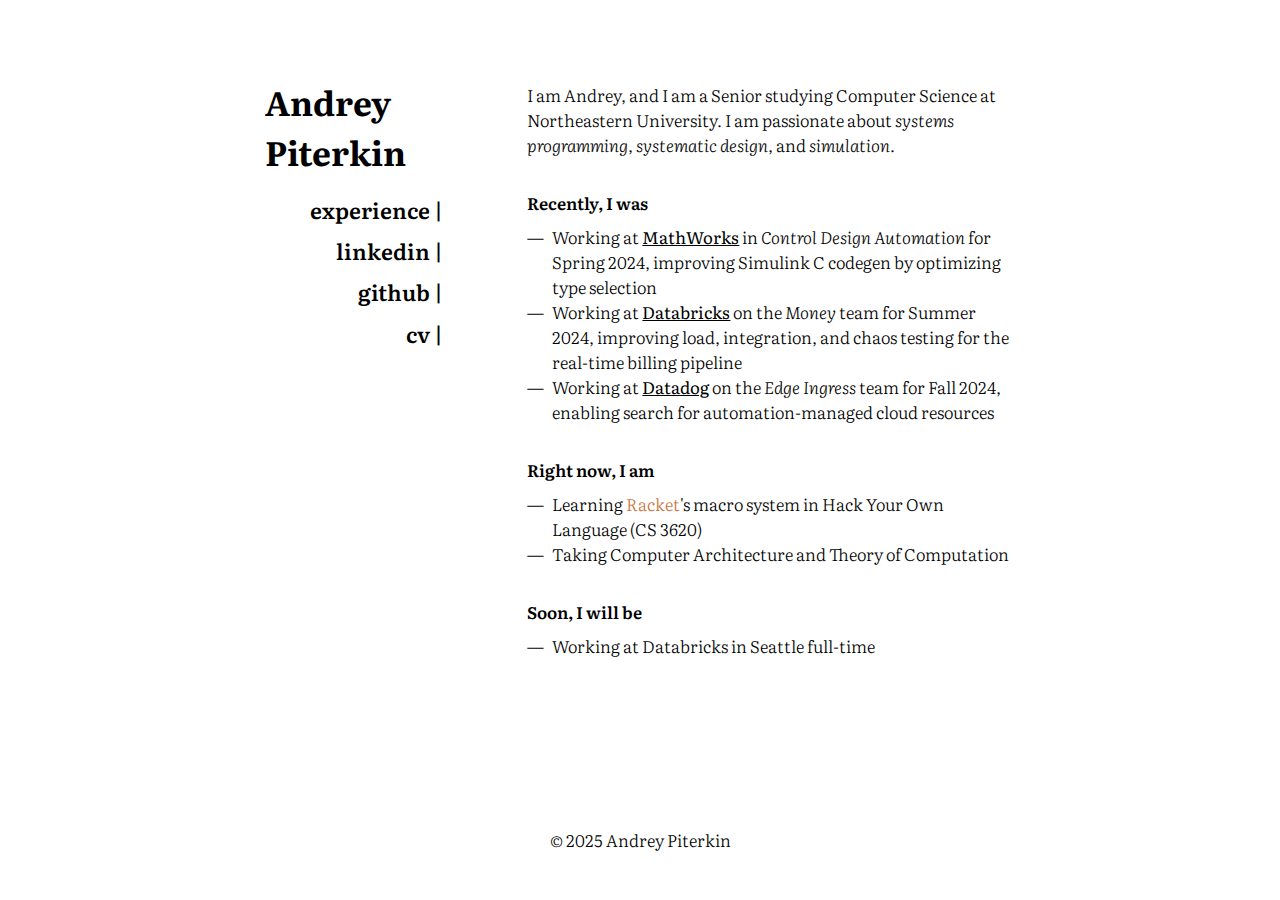
<file: index.html>
<html>
    <head>
        <meta charset="UTF-8">
        <meta name="viewport" content="width=device-width,initial-scale=1.0">
        <link rel="preconnect" href="https://fonts.googleapis.com">
        <link rel="preconnect" href="https://fonts.gstatic.com" crossorigin>
        <link href="https://fonts.googleapis.com/css2?family=Literata:ital,opsz,wght@0,7..72,200;0,7..72,300;0,7..72,400;0,7..72,500;0,7..72,600;0,7..72,700;0,7..72,800;0,7..72,900;1,7..72,200;1,7..72,300;1,7..72,400;1,7..72,500;1,7..72,600;1,7..72,700;1,7..72,800;1,7..72,900&display=swap" rel="stylesheet">
        <title>Andrey Piterkin</title>
        <link rel="stylesheet" type="text/css" href="/styles.css" />
    </head>
    <body>
    <div class="container" style="display: flex; flex-direction: column;
                        row-gap: 2em; align-self: stretch;"><div class="headline-box" style="display: flex; flex-direction: row;
                        column-gap: 5em; align-self: stretch;"><div class="menu" style="display: flex; flex-direction: column;
                        row-gap: 1em; align-self: stretch;"><a class="headline" href="/" style="text-decoration: none; color: black;"><h2>Andrey Piterkin</h2></a><div class="nav-bar-flex nav-bar" style="display: flex; flex-direction: column;
                        row-gap: 0.5em; align-self: stretch;"><a href="/experience.html" target="" class="nav-item ">experience</a><a href="https://www.linkedin.com/in/andreypiterkin" target="_blank" class="nav-item ">linkedin</a><a href="https://www.github.com/AndreyPiterkin" target="_blank" class="nav-item ">github</a><a href="/files/AndreyPiterkin2025.pdf" target="_blank" class="nav-item ">cv</a></div></div><div class="template-content"><root><div class="main" style="display: flex; flex-direction: column;
                        row-gap: 0em; align-self: stretch;"><p>I am Andrey, and I am a Senior studying Computer Science at Northeastern University. I am passionate about <em>systems programming</em>, <em>systematic design</em>, and <em>simulation</em>.</p><div style="padding: 2em 0em 0em 0em;"></div><h3>Recently, I was</h3><ul class="dash"><li>Working at <a href="https://www.mathworks.com" target="_blank">MathWorks</a> in <em>Control Design Automation</em> for Spring 2024, improving Simulink C codegen by optimizing type selection</li><li>Working at <a href="https://www.databricks.com" target="_blank">Databricks</a> on the <em>Money</em> team for Summer 2024, improving load, integration, and chaos testing for the real-time billing pipeline</li><li>Working at <a href="https://www.datadoghq.com" target="_blank">Datadog</a> on the <em>Edge Ingress</em> team for Fall 2024, enabling search for automation-managed cloud resources</li></ul><div style="padding: 2em 0em 0em 0em;"></div><h3>Right now, I am</h3><ul class="dash"><li>Learning <p class="lang-name" style="color: rgba(204, 115, 61, 1.0)">Racket</p>'s macro system in Hack Your Own Language (CS 3620)</li><li>Taking Computer Architecture and Theory of Computation</li></ul><div style="padding: 2em 0em 0em 0em;"></div><h3>Soon, I will be</h3><ul class="dash"><li>Working at Databricks in Seattle full-time</li></ul></div>
</root></div></div><div class="footer"><p>© 2025 Andrey Piterkin</p></div></div>
    </body>
    </html>
</file>
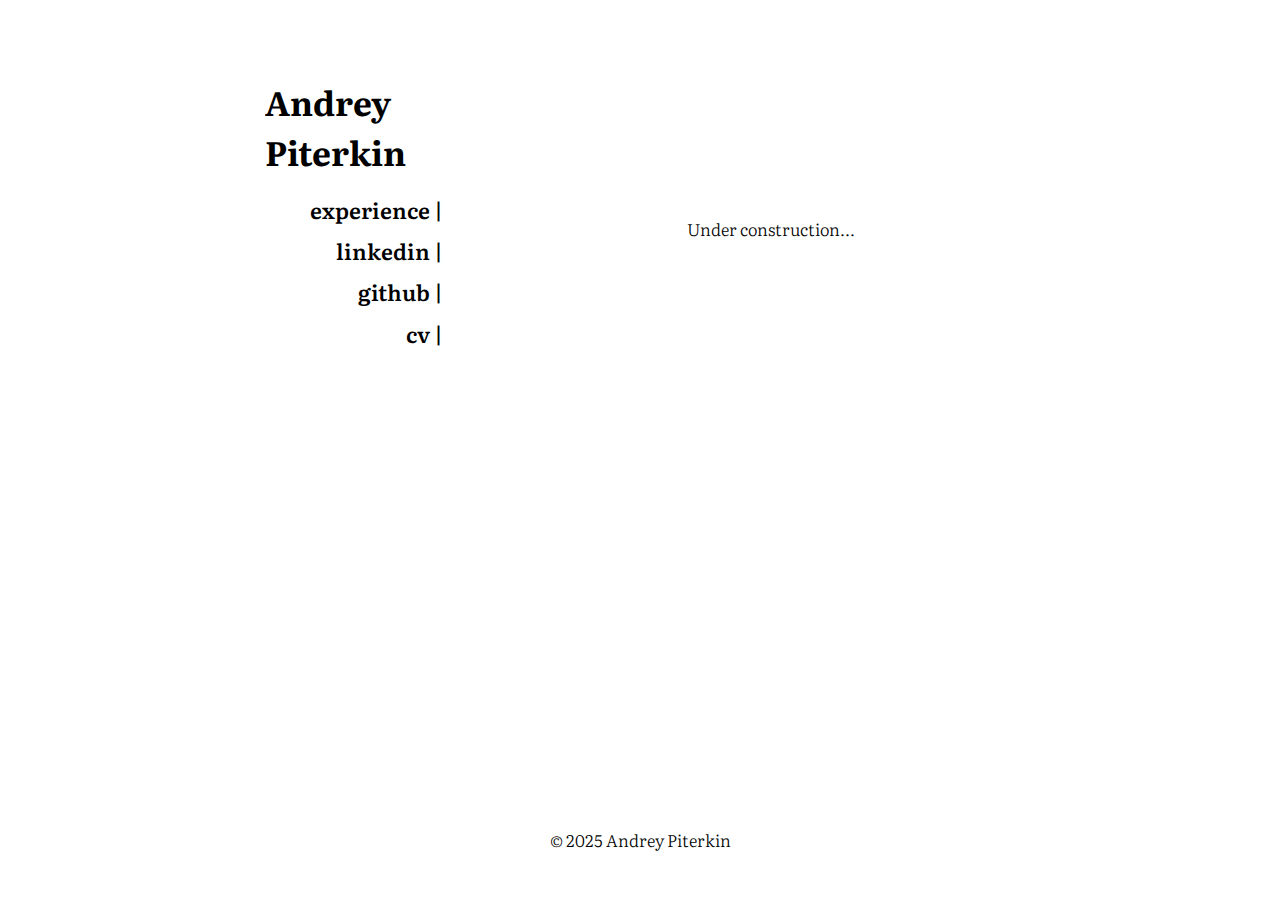
<file: blog.html>
<html>
    <head>
        <meta charset="UTF-8">
        <meta name="viewport" content="width=device-width,initial-scale=1.0">
        <link rel="preconnect" href="https://fonts.googleapis.com">
        <link rel="preconnect" href="https://fonts.gstatic.com" crossorigin>
        <link href="https://fonts.googleapis.com/css2?family=Literata:ital,opsz,wght@0,7..72,200;0,7..72,300;0,7..72,400;0,7..72,500;0,7..72,600;0,7..72,700;0,7..72,800;0,7..72,900;1,7..72,200;1,7..72,300;1,7..72,400;1,7..72,500;1,7..72,600;1,7..72,700;1,7..72,800;1,7..72,900&display=swap" rel="stylesheet">
        <title>Andrey Piterkin</title>
        <link rel="stylesheet" type="text/css" href="/styles.css" />
    </head>
    <body>
    <div class="container" style="display: flex; flex-direction: column;
                        row-gap: 2em; align-self: stretch;"><div class="headline-box" style="display: flex; flex-direction: row;
                        column-gap: 5em; align-self: stretch;"><div class="menu" style="display: flex; flex-direction: column;
                        row-gap: 1em; align-self: stretch;"><a class="headline" href="/" style="text-decoration: none; color: black;"><h2>Andrey Piterkin</h2></a><div class="nav-bar-flex nav-bar" style="display: flex; flex-direction: column;
                        row-gap: 0.5em; align-self: stretch;"><a href="/experience.html" target="" class="nav-item ">experience</a><a href="https://www.linkedin.com/in/andreypiterkin" target="_blank" class="nav-item ">linkedin</a><a href="https://www.github.com/AndreyPiterkin" target="_blank" class="nav-item ">github</a><a href="/files/AndreyPiterkin2025.pdf" target="_blank" class="nav-item ">cv</a></div></div><div class="template-content"><root><p style="text-align: center; margin-top: 10em;">Under construction...</p>
</root></div></div><div class="footer"><p>© 2025 Andrey Piterkin</p></div></div>
    </body>
    </html>
</file>
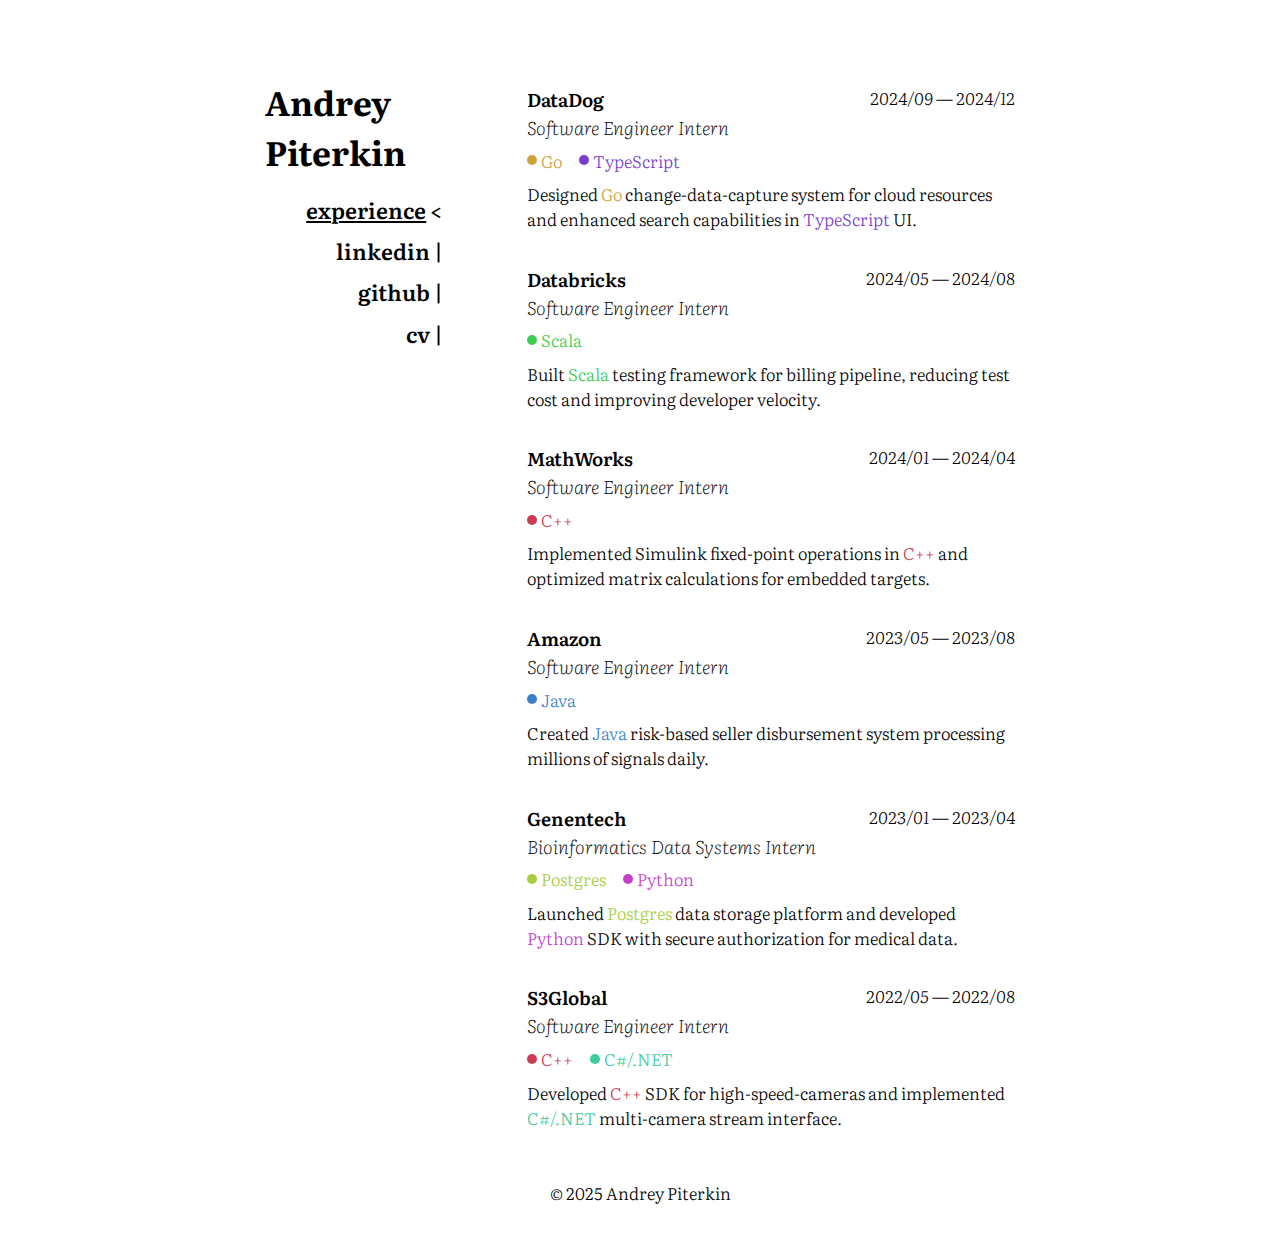
<file: experience.html>
<html>
    <head>
        <meta charset="UTF-8">
        <meta name="viewport" content="width=device-width,initial-scale=1.0">
        <link rel="preconnect" href="https://fonts.googleapis.com">
        <link rel="preconnect" href="https://fonts.gstatic.com" crossorigin>
        <link href="https://fonts.googleapis.com/css2?family=Literata:ital,opsz,wght@0,7..72,200;0,7..72,300;0,7..72,400;0,7..72,500;0,7..72,600;0,7..72,700;0,7..72,800;0,7..72,900;1,7..72,200;1,7..72,300;1,7..72,400;1,7..72,500;1,7..72,600;1,7..72,700;1,7..72,800;1,7..72,900&display=swap" rel="stylesheet">
        <title>Andrey Piterkin</title>
        <link rel="stylesheet" type="text/css" href="/styles.css" />
    </head>
    <body>
    <div class="container" style="display: flex; flex-direction: column;
                        row-gap: 2em; align-self: stretch;"><div class="headline-box" style="display: flex; flex-direction: row;
                        column-gap: 5em; align-self: stretch;"><div class="menu" style="display: flex; flex-direction: column;
                        row-gap: 1em; align-self: stretch;"><a class="headline" href="/" style="text-decoration: none; color: black;"><h2>Andrey Piterkin</h2></a><div class="nav-bar-flex nav-bar" style="display: flex; flex-direction: column;
                        row-gap: 0.5em; align-self: stretch;"><a href="/experience.html" target="" class="nav-item  active">experience</a><a href="https://www.linkedin.com/in/andreypiterkin" target="_blank" class="nav-item ">linkedin</a><a href="https://www.github.com/AndreyPiterkin" target="_blank" class="nav-item ">github</a><a href="/files/AndreyPiterkin2025.pdf" target="_blank" class="nav-item ">cv</a></div></div><div class="template-content"><root><div style="padding: 1.2em 0em 0em 0em;"></div>
<div class="main" style="display: flex; flex-direction: column;
                        row-gap: 2em; align-self: stretch;"><div class="experience-block"><div class="experience-head"><div class="experience-title-name"><p class="experience-name">DataDog</p><p class="experience-title">Software Engineer Intern</p><div class="experience-langs"><div class="lang"><span class="lang-dot" style="background-color: rgba(204, 162, 61, 1.0)"></span><p class="lang-name" style="color: rgba(204, 162, 61, 1.0)">Go</p></div><div class="lang"><span class="lang-dot" style="background-color: rgba(121, 61, 204, 1.0)"></span><p class="lang-name" style="color: rgba(121, 61, 204, 1.0)">TypeScript</p></div></div></div><p class="experience-date-range"><em>2024/09 — 2024/12</em></p></div><div class="experience-meta"></div><div class="experience-bullets"><div class="bullet-text">Designed <p class="lang-name" style="color: rgba(204, 162, 61, 1.0)">Go</p> change-data-capture system for cloud resources and enhanced search capabilities in <p class="lang-name" style="color: rgba(121, 61, 204, 1.0)">TypeScript</p> UI.</div></div></div><div class="experience-block"><div class="experience-head"><div class="experience-title-name"><p class="experience-name">Databricks</p><p class="experience-title">Software Engineer Intern</p><div class="experience-langs"><div class="lang"><span class="lang-dot" style="background-color: rgba(61, 204, 79, 1.0)"></span><p class="lang-name" style="color: rgba(61, 204, 79, 1.0)">Scala</p></div></div></div><p class="experience-date-range"><em>2024/05 — 2024/08</em></p></div><div class="experience-meta"></div><div class="experience-bullets"><div class="bullet-text">Built <p class="lang-name" style="color: rgba(61, 204, 79, 1.0)">Scala</p> testing framework for billing pipeline, reducing test cost and improving developer velocity.</div></div></div><div class="experience-block"><div class="experience-head"><div class="experience-title-name"><p class="experience-name">MathWorks</p><p class="experience-title">Software Engineer Intern</p><div class="experience-langs"><div class="lang"><span class="lang-dot" style="background-color: rgba(204, 61, 85, 1.0)"></span><p class="lang-name" style="color: rgba(204, 61, 85, 1.0)">C++</p></div></div></div><p class="experience-date-range"><em>2024/01 — 2024/04</em></p></div><div class="experience-meta"></div><div class="experience-bullets"><div class="bullet-text">Implemented Simulink fixed-point operations in <p class="lang-name" style="color: rgba(204, 61, 85, 1.0)">C++</p> and optimized matrix calculations for embedded targets.</div></div></div><div class="experience-block"><div class="experience-head"><div class="experience-title-name"><p class="experience-name">Amazon</p><p class="experience-title">Software Engineer Intern</p><div class="experience-langs"><div class="lang"><span class="lang-dot" style="background-color: rgba(61, 127, 204, 1.0)"></span><p class="lang-name" style="color: rgba(61, 127, 204, 1.0)">Java</p></div></div></div><p class="experience-date-range"><em>2023/05 — 2023/08</em></p></div><div class="experience-meta"></div><div class="experience-bullets"><div class="bullet-text">Created <p class="lang-name" style="color: rgba(61, 127, 204, 1.0)">Java</p> risk-based seller disbursement system processing millions of signals daily.</div></div></div><div class="experience-block"><div class="experience-head"><div class="experience-title-name"><p class="experience-name">Genentech</p><p class="experience-title">Bioinformatics Data Systems Intern</p><div class="experience-langs"><div class="lang"><span class="lang-dot" style="background-color: rgba(168, 204, 61, 1.0)"></span><p class="lang-name" style="color: rgba(168, 204, 61, 1.0)">Postgres</p></div><div class="lang"><span class="lang-dot" style="background-color: rgba(198, 61, 204, 1.0)"></span><p class="lang-name" style="color: rgba(198, 61, 204, 1.0)">Python</p></div></div></div><p class="experience-date-range"><em>2023/01 — 2023/04</em></p></div><div class="experience-meta"></div><div class="experience-bullets"><div class="bullet-text">Launched <p class="lang-name" style="color: rgba(168, 204, 61, 1.0)">Postgres</p> data storage platform and developed <p class="lang-name" style="color: rgba(198, 61, 204, 1.0)">Python</p> SDK with secure authorization for medical data.</div></div></div><div class="experience-block"><div class="experience-head"><div class="experience-title-name"><p class="experience-name">S3Global</p><p class="experience-title">Software Engineer Intern</p><div class="experience-langs"><div class="lang"><span class="lang-dot" style="background-color: rgba(204, 61, 85, 1.0)"></span><p class="lang-name" style="color: rgba(204, 61, 85, 1.0)">C++</p></div><div class="lang"><span class="lang-dot" style="background-color: rgba(61, 204, 156, 1.0)"></span><p class="lang-name" style="color: rgba(61, 204, 156, 1.0)">C#/.NET</p></div></div></div><p class="experience-date-range"><em>2022/05 — 2022/08</em></p></div><div class="experience-meta"></div><div class="experience-bullets"><div class="bullet-text">Developed <p class="lang-name" style="color: rgba(204, 61, 85, 1.0)">C++</p> SDK for high-speed-cameras and implemented <p class="lang-name" style="color: rgba(61, 204, 156, 1.0)">C#/.NET</p> multi-camera stream interface.</div></div></div></div>
</root></div></div><div class="footer"><p>© 2025 Andrey Piterkin</p></div></div>
    </body>
    </html>
</file>
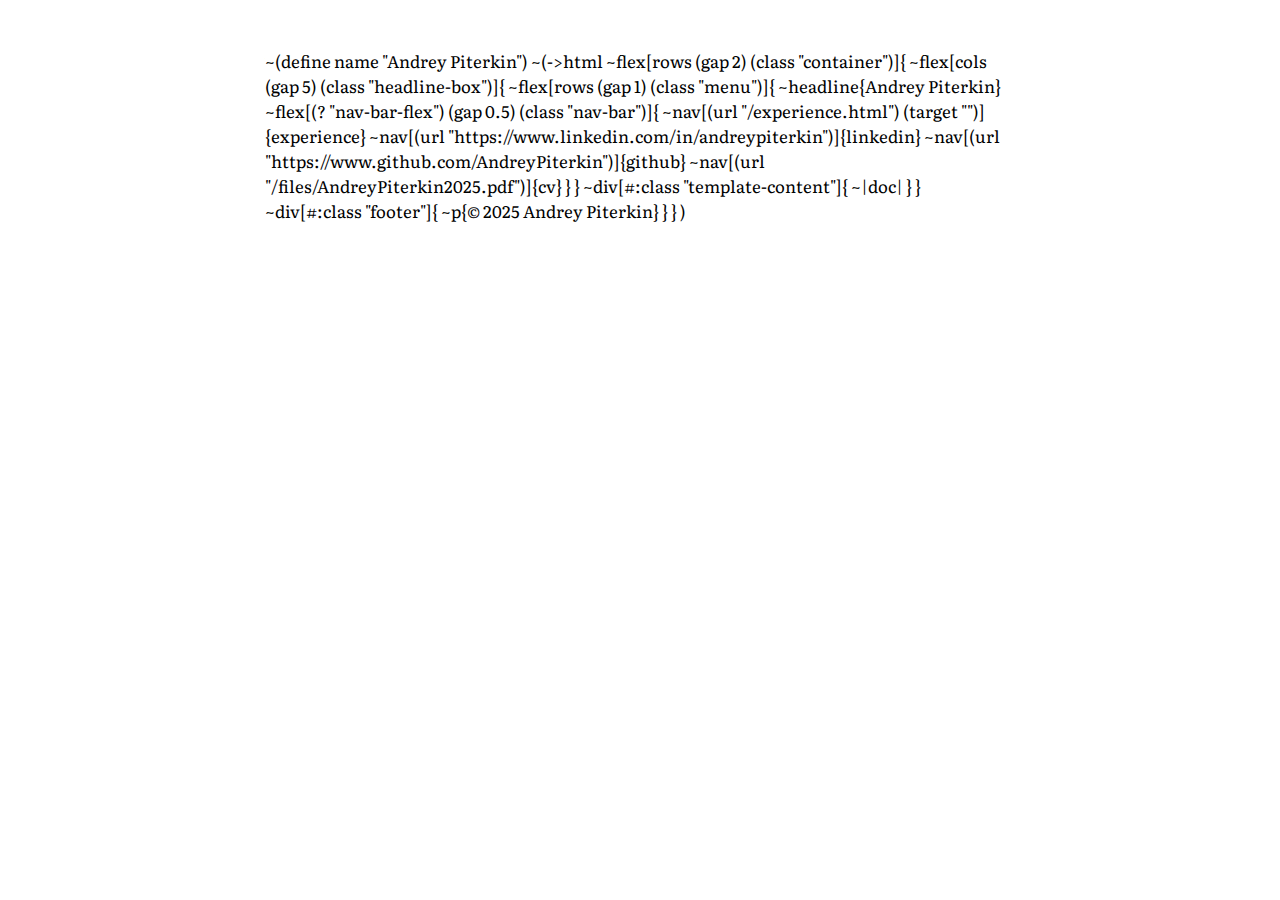
<file: template.html>
~(define name "Andrey Piterkin")

<html>
    <head>
        <meta charset="UTF-8">
        <meta name="viewport" content="width=device-width,initial-scale=1.0">
        <link rel="preconnect" href="https://fonts.googleapis.com">
        <link rel="preconnect" href="https://fonts.gstatic.com" crossorigin>
        <link href="https://fonts.googleapis.com/css2?family=Literata:ital,opsz,wght@0,7..72,200;0,7..72,300;0,7..72,400;0,7..72,500;0,7..72,600;0,7..72,700;0,7..72,800;0,7..72,900;1,7..72,200;1,7..72,300;1,7..72,400;1,7..72,500;1,7..72,600;1,7..72,700;1,7..72,800;1,7..72,900&display=swap" rel="stylesheet">
        <title>~|name|</title>
        <link rel="stylesheet" type="text/css" href="/styles.css" />
    </head>
    <body>
    ~(->html
        ~flex[rows (gap 2) (class "container")]{
            ~flex[cols (gap 5) (class "headline-box")]{
                ~flex[rows (gap 1) (class "menu")]{
                    ~headline{Andrey Piterkin}
                    ~flex[(? "nav-bar-flex") (gap 0.5) (class "nav-bar")]{
                        ~nav[(url "/experience.html") (target "")]{experience}
                        ~nav[(url "https://www.linkedin.com/in/andreypiterkin")]{linkedin}
                        ~nav[(url "https://www.github.com/AndreyPiterkin")]{github}
                        ~nav[(url "/files/AndreyPiterkin2025.pdf")]{cv}
                    }
                }
                ~div[#:class "template-content"]{
                    ~|doc|
                }
            }
            ~div[#:class "footer"]{
                ~p{© 2025 Andrey Piterkin}
            }
        }
    )
    </body>
    </html>
</file>
<file: styles.css>
#lang pollen

root {
}

/* Centering the page */
body {
  margin: 3rem auto;
  padding: 0;
  max-width: 750px; 
  font-size: 1.05em;
  font-family: 'Literata', serif;
}

.container {
  min-height: 100%;
}

.template-content {
  width: 100%;
  /*
  overflow-y: auto;
  scrollbar-width: none; /* Firefox */
  -ms-overflow-style: none; /* IE and Edge */
  */
}

.footer {
  text-align: center;
  margin-top: auto;
}


/*
.content::-webkit-scrollbar {
  display: none; /* Chrome, Safari, Opera */
}
*/

.statics {
  margin-left: auto;
  margin-right: 0;
  margin-top: -1em;
}

.nav-item {
  font-size: 1.3em;
  font-weight: 590;
  text-decoration: none;
  transition: color 0.1s ease-in-out, transform 0.2s ease-in-out, text-decoration 0.1s ease-in-out;
  display: inline-block; 
}

.nav-item:hover {
  color: rgb(48,48,48);
  transform: translateX(-2px);
  text-decoration: underline;
}

.nav-item:hover:after {
  content: " <";
  text-decoration: none;
  display: inline-block;
  white-space: pre;
}

.nav-item:after {
  content: " |";
}

.nav-item.active:after {
  content: " <";
  text-decoration: none;
  display: inline-block;
  white-space: pre;
}

.nav-item.active {
  text-decoration: underline;
}


.nav-bar > .nav-item {
  text-align: right;
}

.headline.active {}

.main {
  margin-top: 1em;
}

@media screen and (min-width: 1300px) {
  body {
    max-width: 60%;
  }

  .headline {
    white-space: nowrap;
    float: right;
    text-align: right;
  }
  
}

@media screen and (max-width: 1299px) {
  .headline.* {
    white-space: normal;
    text-align: right;
  }
}

@media screen and (max-width: 900px) {
  body {
    max-width: 80%;
  }

  .headline-box {
    flex-direction: column !important;
  }


  .headline {
    white-space: nowrap;
    text-align: center;
  }

  .statics {
    margin: auto;
  }

  .main {
    margin-top: 0em;
  }

  .nav-bar-flex {
    flex-direction: row !important; 
    column-gap: 1em !important;
    margin: auto !important;
    flex-wrap: wrap !important;
    justify-content: center !important;
  }

  .nav-item {
    font-size: 1.3em;
    font-weight: 590;
    text-decoration: none;
    transition: text-decoration 0.1s ease-in-out !important;
    display: block !important; 
  }

  .nav-item:hover {
    color: rgb(48,48,48);
    text-decoration: underline;
    transform: translate(0px) !important;
  }

  .nav-item:hover:after {
    content: "" !important; 
    text-decoration: none !important;
    display: block !important
    white-space: pre !important;
  }

  .nav-item:after {
    content: "" !important;
  }

  .nav-item.active:after {
    content: "" !important;
    text-decoration: none !important;
    display: !important block;
    white-space: !important pre;
  }

  .nav-item.active {
    text-decoration: underline !important;
  }

  .nav-bar > .nav-item {
    text-align: center !important;
  }

}


h2 {
  font: inherit;
  font-size: 2em;
  font-weight: 700;
  font-style: normal;
  margin-bottom: 0px;
}

h3 {
  font: inherit;
  font-size: 1em;
  font-weight: 600;
  font-style: normal;
  margin-bottom: 0px;
  margin-top: 0px;
}

p {
  font: inherit;
  font-weight: 300;
  font-style: normal;
  margin-bottom: 0px;
}

em {
  font: inherit;
  font-weight: 300;
  font-style: italic;
}

a {
  font: inherit;
  color: black;
  font-weight: 400;
  font-style: normal;
}

a:hover {
  color: grey;
}

li {
  font: inherit;
  font-weight: 300;
  display: table-row;
  margin-bottom: 0.5em;
}

ul.dash {
    font: inherit;
    list-style: none;
    margin-left: 0;
    margin-top: 0.5em;
    padding-left: 0em;
    margin-bottom: 0;
}

ul.dash > li:before {
    font: inherit;
    display: inline-block;
    content: "\2014";
    width: 1.5em;
    margin-left: -3em;
    display: table-cell;
}

.experience-block {
}

.experience-head {
  display: flex;
  flex-direction: row;
  justify-content: space-between;
}

.experience-title-name {
  display: flex;
  flex-direction: column;
  row-gap: 0em;
}

.experience-name {
  font: inherit;
  font-size: 1.1em;
  font-weight: 600;
  font-style: normal;
  margin-bottom: 0px;
  margin-top: 0px;
}


.experience-title {
  font: inherit;
  font-size: 1.1em;
  font-weight: 200;
  font-style: italic;
  margin-bottom: 0px;
  margin-top: 0px;
}


.experience-date-range {
  font: inherit;
  font-size: 1em;
  font-weight: 100;
  font-style: italic;
  margin-bottom: 0px;
  margin-top: 0px;
  text-align: right;
  white-space: nowrap;
}

.experience-langs {
  display: flex;
  flex-direction: row;
  column-gap: 1em;
  align-items: center;
}

.lang {
  display: flex;
  flex-direction: row;
  column-gap: 0.25em;
  align-items: center;
  margin-top: 0.4em;
}

.lang-name {
  margin: 0;
  display: inline;
}

.lang-dot {
    display: inline-block;
    width: 0.625rem;
    height: 0.625rem;
    border-radius: 50%;
}

.experience-bullets {
  padding-top: 0.5em;
}

.bullet-text {
  font-weight: 300;
}
</file>
